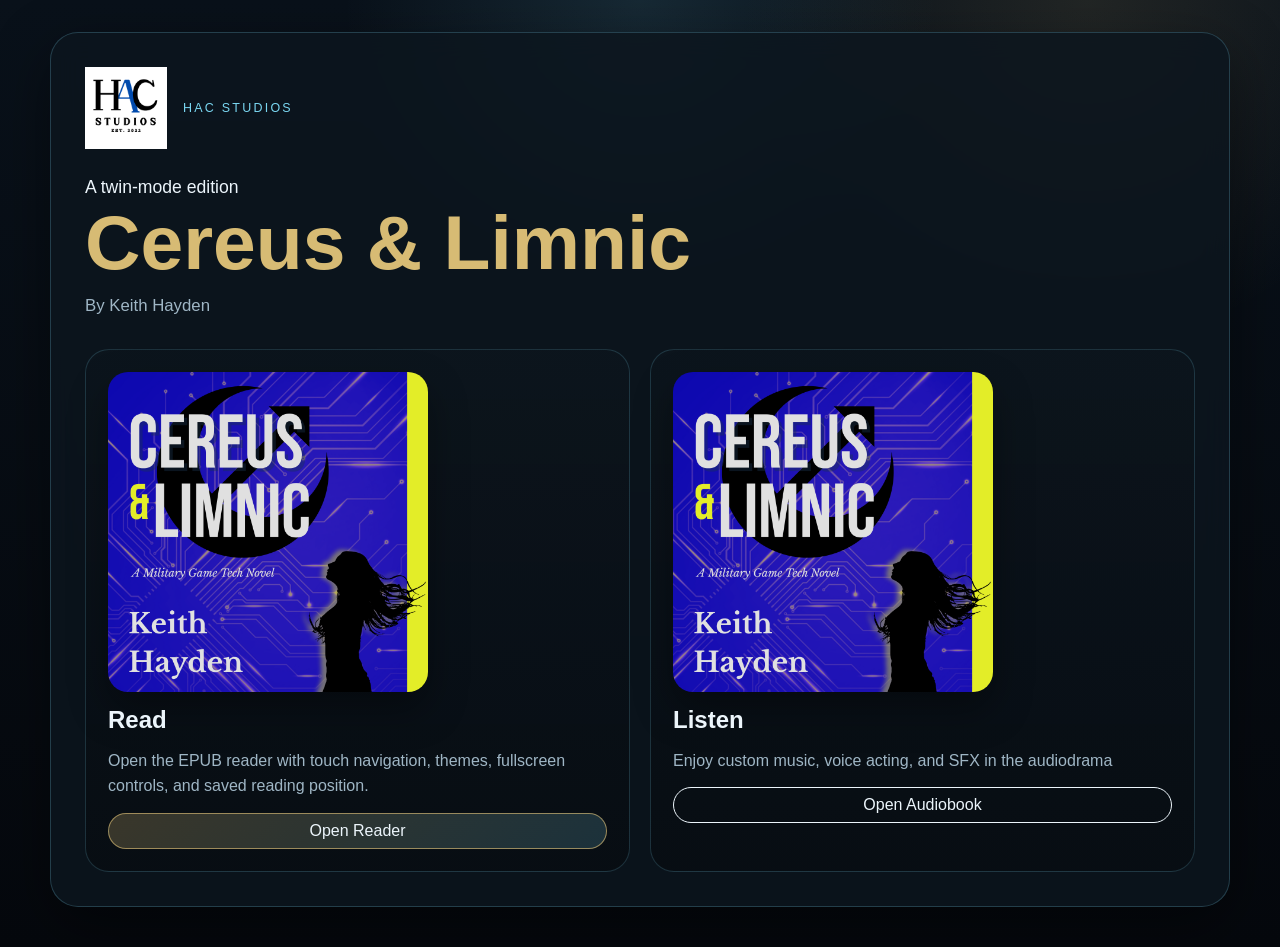
<file: index.html>
<!DOCTYPE html>
<html lang="en">
<head>
    <meta charset="UTF-8">
    <meta name="viewport" content="width=device-width, initial-scale=1.0">
    <meta name="theme-color" content="#071018">
    <title>Cereus &amp; Limnic | Read or Listen</title>
    <link rel="stylesheet" href="style.css">
</head>
<body class="theme-dark home-page">
    <main class="mode-shell">
        <section class="hero-card">
            <div class="hero-brand">
                <img src="assets/HAC_studios_logo_2026.png" alt="HAC Studios logo" class="hero-logo">
                <p class="eyebrow">HAC Studios</p>
            </div>

            <div class="hero-copy">
                <p class="hero-kicker">A twin-mode edition</p>
                <h1>Cereus &amp; Limnic</h1>
                <p class="hero-summary">
                    By Keith Hayden
                </p>
            </div>

            <div class="mode-grid">
                <article class="mode-card">
                    <img src="assets/cereus-limnic-cover.png" alt="Cereus and Limnic book cover" class="mode-art">
                    <h2>Read</h2>
                    <p>Open the EPUB reader with touch navigation, themes, fullscreen controls, and saved reading position.</p>
                    <a class="button-link primary-link" href="reader.html">Open Reader</a>
                </article>

                <article class="mode-card">
                    <img src="assets/cereus-limnic-audiobook-cover.png" alt="Cereus and Limnic audiobook cover" class="mode-art">
                    <h2>Listen</h2>
                    <p>Enjoy custom music, voice acting, and SFX in the audiodrama</p>
                    <a class="button-link" href="listen.html">Open Audiobook</a>
                </article>
            </div>
        </section>
    </main>
</body>
</html>
</file>
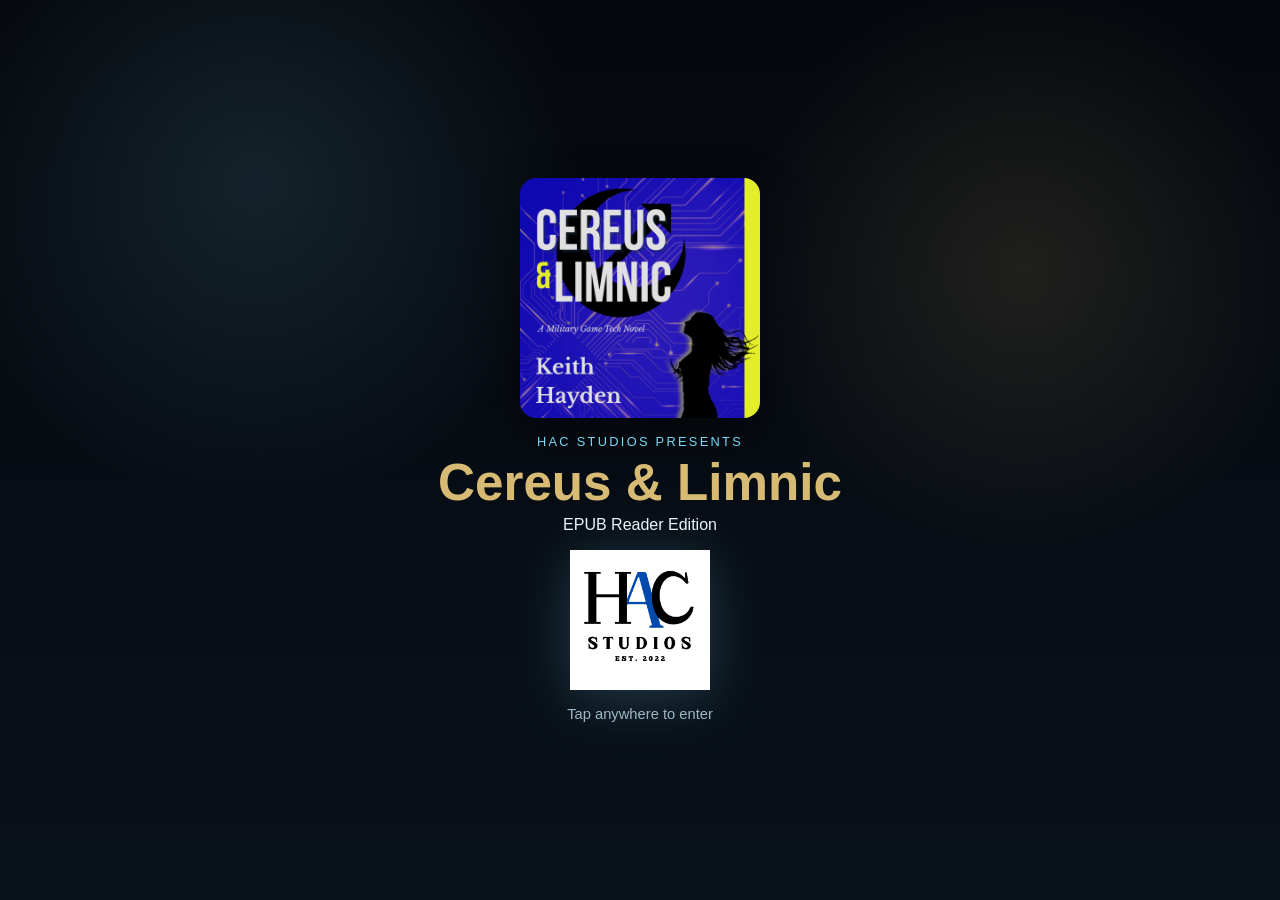
<file: reader.html>
<!DOCTYPE html>
<html lang="en">
<head>
    <meta charset="UTF-8">
    <meta name="viewport" content="width=device-width, initial-scale=1.0, maximum-scale=1.0, user-scalable=no">
    <meta name="theme-color" content="#071018">
    <title>Cereus &amp; Limnic | eReader</title>
    <link rel="stylesheet" href="style.css">
</head>
<body class="theme-dark reader-page">
    <div id="dev-splash" class="dev-splash" role="button" aria-label="Dismiss splash screen">
        <div class="dev-splash-inner">
            <img src="assets/cereus-limnic-cover.png" alt="Cereus and Limnic cover" class="splash-cover">
            <div class="splash-text-block">
                <p class="splash-kicker">HAC Studios presents</p>
                <h1 class="splash-title">Cereus &amp; Limnic</h1>
                <p class="splash-subtitle">EPUB Reader Edition</p>
            </div>
            <div class="dev-logo-mark">
                <img src="assets/HAC_studios_logo_2026.png" alt="HAC Studios logo" class="dev-logo-img">
            </div>
            <p class="splash-hint">Tap anywhere to enter</p>
        </div>
    </div>

    <div id="app-container">
        <nav id="hud-top" class="hud-element" aria-label="Reader controls">
            <button id="menu-btn" type="button" aria-controls="side-menu" aria-expanded="false">Contents</button>
            <span class="book-title">Cereus &amp; Limnic</span>

            <div class="hud-controls">
                <div class="control-group nav-group" aria-label="Mode navigation">
                    <a class="button-link inline-link" href="index.html">Home</a>
                    <a class="button-link inline-link" href="listen.html">Listen</a>
                </div>

                <div id="font-controls" class="control-group" aria-label="Font size controls">
                    <button id="font-decrease" type="button" onclick="changeFontSize(-1)">A-</button>
                    <button id="font-increase" type="button" onclick="changeFontSize(1)">A+</button>
                </div>

                <div id="theme-controls" class="control-group" aria-label="Theme controls">
                    <button type="button" data-theme="light">Light</button>
                    <button type="button" data-theme="sepia">Sepia</button>
                    <button type="button" data-theme="dark">Dark</button>
                </div>

                <div id="window-controls" class="control-group" aria-label="Window controls">
                    <button id="fullscreen-btn" type="button" aria-pressed="false" title="Toggle fullscreen">Fullscreen</button>
                </div>
            </div>
        </nav>

        <aside id="side-menu" class="closed" aria-label="Table of Contents">
            <div class="side-menu-header">
                <h2>Table of Contents</h2>
                <button id="menu-close-btn" type="button" aria-label="Close table of contents">Close</button>
            </div>
            <ul id="toc-list"></ul>
        </aside>

        <div id="viewer" aria-label="Book reader"></div>

        <nav id="hud-bottom" class="hud-element" aria-label="Reading status">
            <div class="hud-left">
                <span id="location-indicator">Opening Cereus &amp; Limnic...</span>
            </div>
            <div class="hud-right">
                <span id="hud-hint">Tap center for controls</span>
            </div>
        </nav>
    </div>

    <script src="assets/vendor/jszip.min.js"></script>
    <script src="assets/vendor/epub.min.js"></script>
    <script src="assets/vendor/hammer.min.js"></script>
    <script src="app.js"></script>
</body>
</html>
</file>
<file: style.css>
:root {
    --bg: #071018;
    --panel: rgba(10, 18, 25, 0.95);
    --panel-soft: rgba(12, 22, 30, 0.84);
    --panel-border: rgba(122, 215, 242, 0.22);
    --text-main: #ecf5fb;
    --text-muted: #9fb6c5;
    --accent-brass: #d7bb74;
    --accent-steel: #7ad7f2;
    --accent-deep: #163646;
    --shadow-strong: 0 20px 60px rgba(0, 0, 0, 0.42);
}

html,
body {
    margin: 0;
    width: 100%;
    min-height: 100%;
}

body {
    background:
        radial-gradient(circle at top, rgba(122, 215, 242, 0.12), transparent 26%),
        radial-gradient(circle at 85% 0%, rgba(215, 187, 116, 0.12), transparent 24%),
        linear-gradient(180deg, #09111a 0%, #05080d 100%);
    color: var(--text-main);
    font-family: "Segoe UI", Tahoma, Geneva, Verdana, sans-serif;
}

body.reader-page {
    height: 100%;
    overflow: hidden;
    touch-action: none;
}

body.home-page,
body.audiobook-page {
    overflow-x: hidden;
    overflow-y: auto;
    touch-action: manipulation;
}

body.theme-dark {
    --panel: rgba(10, 18, 25, 0.95);
    --panel-soft: rgba(12, 22, 30, 0.84);
    --panel-border: rgba(122, 215, 242, 0.22);
    --text-main: #ecf5fb;
    --text-muted: #9fb6c5;
}

body.theme-light {
    --panel: rgba(247, 250, 252, 0.96);
    --panel-soft: rgba(235, 242, 246, 0.94);
    --panel-border: rgba(71, 116, 140, 0.18);
    --text-main: #17232d;
    --text-muted: #566976;
    background:
        radial-gradient(circle at top, rgba(71, 116, 140, 0.08), transparent 28%),
        linear-gradient(180deg, #f4f7f9 0%, #dbe5ea 100%);
}

body.theme-sepia {
    --panel: rgba(246, 238, 221, 0.96);
    --panel-soft: rgba(234, 222, 199, 0.93);
    --panel-border: rgba(141, 111, 80, 0.18);
    --text-main: #4f3925;
    --text-muted: #7d6650;
    background:
        radial-gradient(circle at top, rgba(141, 111, 80, 0.08), transparent 28%),
        linear-gradient(180deg, #f6ead5 0%, #dfcfb7 100%);
}

a {
    color: inherit;
    text-decoration: none;
}

button,
.button-link,
select {
    display: inline-flex;
    align-items: center;
    justify-content: center;
    gap: 8px;
    border: 1px solid currentColor;
    border-radius: 999px;
    background: transparent;
    color: inherit;
    padding: 8px 12px;
    font: inherit;
    cursor: pointer;
    text-decoration: none;
    transition: background 0.2s ease, border-color 0.2s ease, transform 0.2s ease;
}

button:hover,
button:focus-visible,
.button-link:hover,
.button-link:focus-visible,
select:hover,
select:focus-visible {
    background: rgba(255, 255, 255, 0.08);
    outline: none;
}

button:disabled {
    opacity: 0.45;
    cursor: default;
}

.primary-link,
.chapter-button.active,
.transport-button.primary {
    background: linear-gradient(135deg, rgba(215, 187, 116, 0.24), rgba(122, 215, 242, 0.18));
    border-color: rgba(215, 187, 116, 0.65);
}

.inline-link {
    padding-inline: 14px;
}

.eyebrow {
    margin: 0;
    color: var(--accent-steel);
    letter-spacing: 0.18em;
    text-transform: uppercase;
    font-size: 0.78rem;
}

.mode-shell,
.listen-shell {
    width: min(1180px, calc(100% - 32px));
    margin: 0 auto;
    padding: 32px 0 40px;
    box-sizing: border-box;
}

.hero-card,
.player-panel,
.chapters-panel {
    background: var(--panel-soft);
    border: 1px solid var(--panel-border);
    box-shadow: var(--shadow-strong);
    backdrop-filter: blur(14px);
}

.hero-card {
    min-height: calc(100vh - 64px);
    border-radius: 28px;
    padding: 34px;
    box-sizing: border-box;
    display: flex;
    flex-direction: column;
    justify-content: space-between;
    gap: 28px;
}

.hero-brand {
    display: flex;
    align-items: center;
    gap: 16px;
}

.hero-logo {
    width: 82px;
    height: auto;
}

.hero-copy {
    max-width: 760px;
}

.hero-copy h1,
.listen-header h1 {
    margin: 8px 0 14px;
    font-size: clamp(2.8rem, 7vw, 4.8rem);
    line-height: 0.94;
    color: var(--accent-brass);
}

.hero-kicker,
.hero-summary {
    margin: 0;
}

.hero-kicker {
    color: var(--text-main);
    font-size: 1.1rem;
}

.hero-summary {
    max-width: 640px;
    color: var(--text-muted);
    font-size: 1.05rem;
    line-height: 1.7;
}

.mode-grid {
    display: grid;
    grid-template-columns: repeat(2, minmax(0, 1fr));
    gap: 20px;
}

.mode-card {
    padding: 22px;
    border-radius: 24px;
    background: linear-gradient(180deg, rgba(12, 21, 29, 0.88) 0%, rgba(8, 13, 19, 0.94) 100%);
    border: 1px solid rgba(122, 215, 242, 0.18);
    display: flex;
    flex-direction: column;
    gap: 14px;
}

.mode-art,
.audio-cover {
    width: min(100%, 320px);
    aspect-ratio: 1 / 1;
    object-fit: cover;
    border-radius: 20px;
    box-shadow: 0 18px 38px rgba(0, 0, 0, 0.35);
}

.mode-card h2,
.player-panel h2,
.chapters-header h2 {
    margin: 0;
}

.mode-card p {
    margin: 0;
    color: var(--text-muted);
    line-height: 1.6;
}

#app-container {
    position: relative;
    width: 100vw;
    height: 100vh;
}

#viewer {
    position: relative;
    z-index: 1;
    width: 100%;
    height: 100%;
}

#viewer iframe {
    position: absolute;
    inset: 0;
    z-index: 1;
}

.hud-element {
    position: fixed !important;
    left: 0 !important;
    width: 100% !important;
    min-height: 68px !important;
    padding: 0 18px;
    box-sizing: border-box;
    display: flex !important;
    align-items: center;
    justify-content: space-between;
    gap: 16px;
    background: var(--panel) !important;
    color: var(--text-main) !important;
    border-color: var(--panel-border);
    z-index: 2147483647 !important;
    pointer-events: none;
    transition: transform 0.28s ease, opacity 0.28s ease;
    will-change: transform;
    backdrop-filter: blur(14px);
}

.hud-element.visible {
    transform: translateY(0) !important;
    opacity: 1 !important;
    pointer-events: auto !important;
}

#hud-top {
    top: 0;
    transform: translateY(-100%);
    border-bottom: 1px solid var(--panel-border);
}

#hud-bottom {
    bottom: 0;
    transform: translateY(100%);
    border-top: 1px solid var(--panel-border);
}

.book-title {
    flex: 1;
    min-width: 0;
    font-size: 1rem;
    font-weight: 700;
    letter-spacing: 0.08em;
    text-transform: uppercase;
    text-align: center;
}

.hud-controls {
    display: flex;
    align-items: center;
    gap: 10px;
}

.control-group {
    display: flex;
    align-items: center;
    gap: 8px;
}

#menu-btn,
#fullscreen-btn {
    flex-shrink: 0;
}

#side-menu {
    position: fixed;
    top: 0;
    left: 0;
    z-index: 30;
    width: min(320px, 84vw);
    height: 100%;
    transform: translateX(-100%);
    transition: transform 0.3s ease;
    background: linear-gradient(180deg, rgba(7, 13, 19, 0.98) 0%, rgba(13, 22, 29, 0.98) 100%);
    color: var(--text-main);
    border-right: 1px solid rgba(122, 215, 242, 0.24);
    box-shadow: var(--shadow-strong);
    padding: 18px 18px 112px;
    box-sizing: border-box;
    overflow-y: auto;
    -webkit-overflow-scrolling: touch;
    touch-action: pan-y;
}

#side-menu.open {
    transform: translateX(0);
}

body.theme-light #side-menu {
    color: #17232d;
    background: linear-gradient(180deg, rgba(248, 251, 252, 0.98) 0%, rgba(229, 237, 242, 0.98) 100%);
    border-right-color: rgba(71, 116, 140, 0.16);
}

body.theme-sepia #side-menu {
    color: #4f3925;
    background: linear-gradient(180deg, rgba(246, 238, 221, 0.98) 0%, rgba(228, 212, 188, 0.98) 100%);
    border-right-color: rgba(141, 111, 80, 0.18);
}

.side-menu-header {
    display: flex;
    align-items: center;
    justify-content: space-between;
    gap: 12px;
    margin-bottom: 14px;
}

.side-menu-header h2 {
    margin: 0;
    font-size: 1rem;
    letter-spacing: 0.08em;
    text-transform: uppercase;
}

#toc-list {
    list-style: none;
    margin: 0;
    padding: 0;
}

#toc-list li {
    margin: 0;
}

#toc-list button {
    width: 100%;
    border: 0;
    border-radius: 10px;
    padding: 12px 12px 12px calc(12px + (var(--toc-depth, 0) * 14px));
    text-align: left;
    color: inherit;
    line-height: 1.35;
}

#toc-list button:hover,
#toc-list button:focus-visible {
    background: rgba(255, 255, 255, 0.08);
}

.hud-left,
.hud-right {
    display: flex;
    align-items: center;
    gap: 10px;
}

#location-indicator {
    font-weight: 600;
}

#hud-hint {
    color: var(--text-muted);
    font-size: 0.92rem;
}

#dev-splash {
    position: fixed;
    inset: 0;
    z-index: 9999999;
    display: flex;
    align-items: center;
    justify-content: center;
    padding: 24px;
    box-sizing: border-box;
    background:
        radial-gradient(circle at 20% 20%, rgba(122, 215, 242, 0.12), transparent 26%),
        radial-gradient(circle at 80% 30%, rgba(215, 187, 116, 0.12), transparent 24%),
        linear-gradient(180deg, #05080d 0%, #09111a 100%);
    opacity: 1;
    pointer-events: auto;
    transition: opacity 0.36s ease, transform 0.36s ease;
}

.dev-splash-inner {
    width: min(460px, 100%);
    display: flex;
    flex-direction: column;
    align-items: center;
    gap: 16px;
    text-align: center;
    transform: translateY(0);
    transition: transform 0.36s ease;
}

.splash-cover {
    width: min(240px, 54vw);
    border-radius: 16px;
    box-shadow: 0 18px 46px rgba(0, 0, 0, 0.45);
}

.splash-text-block {
    display: flex;
    flex-direction: column;
    gap: 8px;
}

.splash-kicker,
.splash-subtitle,
.splash-hint {
    margin: 0;
}

.splash-kicker {
    color: var(--accent-steel);
    letter-spacing: 0.18em;
    text-transform: uppercase;
    font-size: 0.8rem;
}

.splash-title {
    margin: 0;
    color: var(--accent-brass);
    font-size: clamp(2rem, 6vw, 3.2rem);
    line-height: 1;
}

.splash-subtitle {
    color: var(--text-main);
    font-size: 1rem;
}

.dev-logo-img {
    width: min(140px, 36vw);
    height: auto;
    display: block;
    filter: drop-shadow(0 8px 28px rgba(122, 215, 242, 0.22));
}

.splash-hint {
    color: var(--text-muted);
    font-size: 0.92rem;
}

#dev-splash.splash-hidden {
    opacity: 0;
    transform: scale(0.985);
    pointer-events: none;
}

body.splash-active .hud-element {
    visibility: hidden !important;
    pointer-events: none !important;
}

body.splash-active #viewer {
    filter: blur(2px) brightness(0.6);
}

body.is-fullscreen {
    cursor: none;
}

body.is-fullscreen .hud-element.visible,
body.is-fullscreen #side-menu.open {
    cursor: default;
}

.listen-header {
    display: flex;
    align-items: flex-start;
    justify-content: space-between;
    gap: 18px;
    margin-bottom: 24px;
}

.listen-layout {
    display: grid;
    grid-template-columns: minmax(320px, 420px) minmax(0, 1fr);
    gap: 20px;
}

.player-panel,
.chapters-panel {
    border-radius: 24px;
    padding: 24px;
    box-sizing: border-box;
}

.player-panel {
    display: flex;
    flex-direction: column;
    gap: 14px;
    position: sticky;
    top: 24px;
}

.player-label,
.current-chapter-title,
.audio-status,
.chapter-hint {
    margin: 0;
}

.player-label,
.chapter-hint {
    color: var(--text-muted);
    text-transform: uppercase;
    letter-spacing: 0.14em;
    font-size: 0.78rem;
}

.current-chapter-title {
    color: var(--accent-brass);
    font-size: 1.08rem;
    line-height: 1.5;
}

.audio-element {
    display: none;
}

.playback-cluster {
    display: flex;
    flex-direction: column;
    gap: 14px;
    padding: 16px;
    border-radius: 20px;
    background: rgba(255, 255, 255, 0.03);
    border: 1px solid rgba(122, 215, 242, 0.14);
}

.playback-buttons,
.audio-actions,
.time-row,
.speed-row {
    display: flex;
    align-items: center;
    justify-content: space-between;
    gap: 10px;
}

.playback-buttons,
.audio-actions {
    flex-wrap: wrap;
}

.transport-button {
    min-width: 96px;
}

.transport-button.compact {
    min-width: 82px;
}

.progress-input {
    width: 100%;
    accent-color: var(--accent-steel);
}

.time-row {
    color: var(--text-muted);
    font-size: 0.92rem;
}

.speed-row {
    justify-content: flex-start;
}

.speed-row label {
    color: var(--text-muted);
}

.speed-row select {
    padding-right: 28px;
}

.audio-status {
    min-height: 24px;
    color: var(--text-muted);
    line-height: 1.5;
}

.audio-status.error {
    color: #f2a39d;
}

.chapters-header {
    display: flex;
    align-items: center;
    justify-content: space-between;
    gap: 12px;
    margin-bottom: 14px;
}

.chapter-count {
    color: var(--text-muted);
    font-size: 0.92rem;
}

.audio-chapter-list {
    list-style: none;
    margin: 0;
    padding: 0;
    display: flex;
    flex-direction: column;
    gap: 10px;
}

.audio-chapter-list li {
    margin: 0;
}

.chapter-button {
    width: 100%;
    border-radius: 16px;
    border: 1px solid rgba(122, 215, 242, 0.18);
    background: rgba(255, 255, 255, 0.02);
    padding: 14px 16px;
    box-sizing: border-box;
    display: flex;
    align-items: center;
    justify-content: space-between;
    gap: 14px;
    text-align: left;
}

.chapter-meta {
    display: flex;
    flex-direction: column;
    gap: 4px;
}

.chapter-index {
    color: var(--text-muted);
    font-size: 0.82rem;
    letter-spacing: 0.1em;
    text-transform: uppercase;
}

.chapter-title {
    color: var(--text-main);
    line-height: 1.45;
}

.chapter-state {
    color: var(--accent-steel);
    font-size: 0.9rem;
    white-space: nowrap;
}

@media (max-width: 980px) {
    .listen-layout,
    .mode-grid {
        grid-template-columns: 1fr;
    }

    .player-panel {
        position: relative;
        top: 0;
    }
}

@media (max-width: 900px) {
    .hud-element {
        min-height: 74px !important;
        padding: 0 12px;
        gap: 10px;
    }

    #hud-top {
        flex-wrap: wrap;
        justify-content: center;
        padding-top: 10px;
        padding-bottom: 10px;
    }

    .book-title {
        order: -1;
        width: 100%;
    }

    .hud-controls {
        width: 100%;
        justify-content: center;
        flex-wrap: wrap;
    }

    #hud-bottom {
        justify-content: center;
        gap: 6px;
        flex-wrap: wrap;
        padding-top: 10px;
        padding-bottom: 10px;
    }
}

@media (max-width: 720px) {
    .mode-shell,
    .listen-shell {
        width: min(100% - 20px, 1180px);
        padding-top: 20px;
        padding-bottom: 24px;
    }

    .hero-card,
    .player-panel,
    .chapters-panel {
        border-radius: 22px;
        padding: 18px;
    }

    .listen-header {
        flex-direction: column;
        align-items: stretch;
    }

    .listen-nav {
        display: flex;
        gap: 10px;
        flex-wrap: wrap;
    }

    .playback-buttons,
    .audio-actions {
        justify-content: stretch;
    }

    .transport-button {
        flex: 1 1 140px;
    }
}

@media (max-width: 640px) {
    button,
    .button-link,
    select {
        padding: 8px 10px;
        font-size: 0.92rem;
    }

    #theme-controls {
        gap: 6px;
    }

    #theme-controls button {
        padding-inline: 9px;
    }

    #hud-hint,
    .chapter-count,
    .time-row {
        font-size: 0.84rem;
    }

    .splash-cover {
        width: min(220px, 64vw);
    }

    .chapter-button {
        align-items: flex-start;
        flex-direction: column;
    }
}

@media (prefers-reduced-motion: reduce) {
    #dev-splash,
    .dev-splash-inner,
    .hud-element,
    #side-menu,
    button,
    .button-link,
    select {
        transition: none !important;
    }
}
</file>
